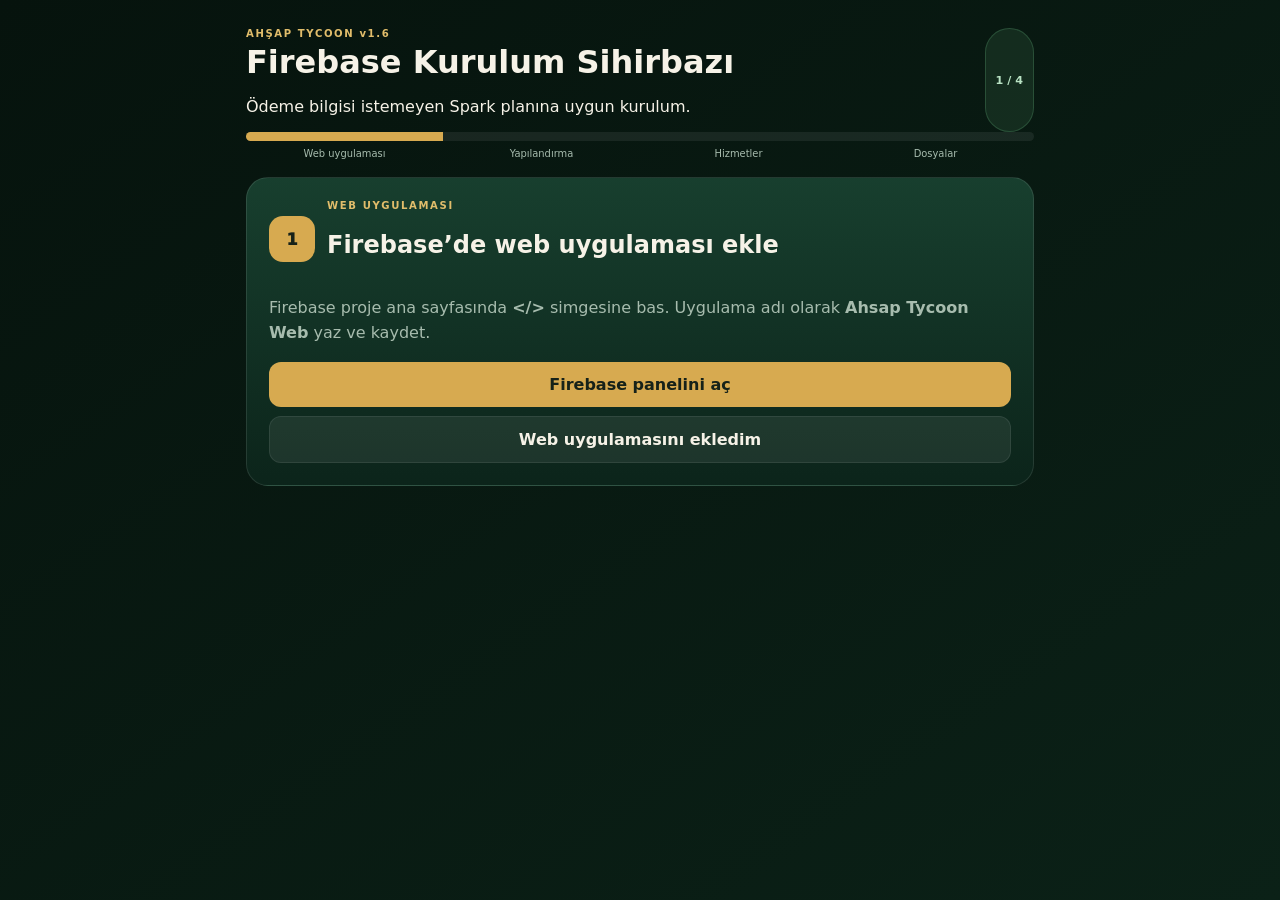
<file: setup.html>
<!doctype html>
<html lang="tr">
<head>
  <meta charset="utf-8" />
  <meta name="viewport" content="width=device-width, initial-scale=1" />
  <title>Firebase Kurulum Sihirbazı</title>
  <link rel="stylesheet" href="style.css" />
  <link rel="stylesheet" href="auth.css" />
  <link rel="stylesheet" href="setup.css" />
</head>
<body class="setup-body">
  <main class="setup-shell">
    <header class="setup-header">
      <div><span class="kicker">AHŞAP TYCOON v1.6</span><h1>Firebase Kurulum Sihirbazı</h1><p>Ödeme bilgisi istemeyen Spark planına uygun kurulum.</p></div>
      <span id="setupStateBadge" class="status-pill">1 / 4</span>
    </header>

    <section class="setup-progress">
      <div class="setup-progress-bar"><span id="setupProgressFill"></span></div>
      <div class="setup-step-labels"><span>Web uygulaması</span><span>Yapılandırma</span><span>Hizmetler</span><span>Dosyalar</span></div>
    </section>

    <section class="setup-card active" data-step="1">
      <div class="setup-card-heading"><div class="setup-number">1</div><div><span class="kicker">WEB UYGULAMASI</span><h2>Firebase’de web uygulaması ekle</h2></div></div>
      <p class="setup-copy">Firebase proje ana sayfasında <strong>&lt;/&gt;</strong> simgesine bas. Uygulama adı olarak <strong>Ahsap Tycoon Web</strong> yaz ve kaydet.</p>
      <div class="setup-actions">
        <a class="auth-primary-button link-button" target="_blank" href="https://console.firebase.google.com/">Firebase panelini aç</a>
        <button class="auth-secondary-button next-step">Web uygulamasını ekledim</button>
      </div>
    </section>

    <section class="setup-card" data-step="2">
      <div class="setup-card-heading"><div class="setup-number">2</div><div><span class="kicker">YAPILANDIRMA</span><h2>Firebase kodunu yapıştır</h2></div></div>
      <p class="setup-copy">Firebase’in gösterdiği <strong>firebaseConfig</strong> bölümünün tamamını aşağıya yapıştır.</p>
      <label class="setup-field"><span>Firebase yapılandırma kodu</span><textarea id="firebaseConfigInput" rows="12" placeholder='const firebaseConfig = { apiKey: "...", authDomain: "...", projectId: "..." };'></textarea></label>
      <label class="setup-field"><span>Yönetici e-posta adresin</span><input id="adminEmailInput" type="email" placeholder="senin@email.com" /></label>
      <div id="setupMessage" class="auth-message"></div>
      <div class="setup-actions split"><button class="auth-secondary-button previous-step">Geri</button><button id="parseConfigBtn" class="auth-primary-button">Bilgileri kontrol et</button></div>
    </section>

    <section class="setup-card" data-step="3">
      <div class="setup-card-heading"><div class="setup-number">3</div><div><span class="kicker">HİZMETLER</span><h2>İki hizmeti aç</h2></div></div>
      <div class="simple-task"><strong>Authentication</strong><span>Build → Authentication → Get started → Email/Password → Etkinleştir</span></div>
      <div class="simple-task"><strong>Firestore Database</strong><span>Build → Firestore Database → Create database → Standard → Production mode</span></div>
      <label class="setup-check"><input id="servicesCheck" type="checkbox" /><span>İki hizmeti de açtım</span></label>
      <div class="setup-actions split"><button class="auth-secondary-button previous-step">Geri</button><button id="servicesNextBtn" class="auth-primary-button">Devam et</button></div>
    </section>

    <section class="setup-card" data-step="4">
      <div class="setup-card-heading"><div class="setup-number">4</div><div><span class="kicker">HAZIR DOSYALAR</span><h2>İki dosyayı indir</h2></div></div>
      <p class="setup-copy">İlk dosyayı GitHub’a yükle. İkinci dosyanın içeriğini Firestore → Rules bölümüne yapıştırıp Publish düğmesine bas.</p>
      <div class="setup-actions">
        <button id="downloadConfigBtn" class="auth-primary-button">firebase-config.js indir</button>
        <button id="downloadRulesBtn" class="auth-secondary-button">firestore.rules indir</button>
        <a class="auth-secondary-button link-button" href="index.html">Giriş ekranına dön</a>
      </div>
    </section>
  </main>
  <script src="setup.js"></script>
</body>
</html>
</file>
<file: style.css>
*{box-sizing:border-box} :root{--bg:#07150f;--panel:#123326;--panel2:#173e2e;--line:rgba(255,255,255,.09);--text:#f6f2e7;--muted:#a7bcae;--gold:#d7aa50;--green:#66b77e;--shadow:0 24px 70px rgba(0,0,0,.34)}
body{margin:0;min-height:100vh;font-family:Inter,system-ui,-apple-system,"Segoe UI",sans-serif;color:var(--text);background:radial-gradient(circle at 15% 0,rgba(89,151,105,.22),transparent 30rem),linear-gradient(145deg,#06130d,#0b2117 60%,#06110c)}
button{font:inherit}.topbar{min-height:88px;padding:14px 20px;display:grid;grid-template-columns:auto 1fr auto;gap:18px;align-items:center;background:rgba(4,16,11,.9);border-bottom:1px solid var(--line);position:sticky;top:0;z-index:50;backdrop-filter:blur(18px)}
.brand{display:flex;align-items:center;gap:11px}.brand-logo{width:48px;height:48px}.brand h1,.section-title h2,.card-heading h3{margin:0}.brand h1{font-size:1.45rem}.kicker{display:block;color:#e1bd6b;font-size:.63rem;font-weight:900;letter-spacing:.16em;margin-bottom:4px}
.resource-bar{display:grid;grid-template-columns:repeat(4,minmax(120px,1fr));gap:8px;max-width:760px;width:100%;justify-self:center}.resource{display:flex;align-items:center;gap:9px;padding:9px 11px;border:1px solid var(--line);border-radius:13px;background:rgba(255,255,255,.04)}.resource small{display:block;color:var(--muted);font-size:.66rem}.resource strong{font-size:.93rem}.resource-icon{width:30px;height:30px;position:relative;display:inline-block;flex:0 0 auto}
.coin-icon{border-radius:50%;background:#e8bf58;box-shadow:inset 0 0 0 5px #bf8f2c}.coin-icon:after{content:"₺";position:absolute;inset:0;display:grid;place-items:center;color:#614816;font-weight:900}
.log-icon{border-radius:15px;background:#855126;border:5px solid #9d6533}.log-icon:after{content:"";position:absolute;inset:5px;border:2px solid #d39a5f;border-radius:50%}.plank-icon{background:linear-gradient(#b77d3d 0 28%,transparent 28% 36%,#a96e34 36% 64%,transparent 64% 72%,#c28b49 72%);border-radius:4px}.worker-icon:before{content:"";position:absolute;left:8px;top:2px;width:14px;height:14px;border-radius:50%;background:#e6b98c}.worker-icon:after{content:"";position:absolute;left:5px;bottom:1px;width:20px;height:15px;border-radius:7px 7px 3px 3px;background:#d4a443}
.reset-button{border:1px solid var(--line);background:rgba(255,255,255,.04);color:var(--text);border-radius:12px;padding:10px 13px;cursor:pointer}.layout{max-width:1500px;margin:0 auto;padding:16px;display:grid;grid-template-columns:minmax(0,1.6fr) minmax(320px,.68fr);gap:15px}.map-card,.management-card,.event-card{background:linear-gradient(180deg,rgba(22,60,44,.97),rgba(13,38,28,.97));border:1px solid var(--line);border-radius:20px;box-shadow:var(--shadow)}.map-card{padding:15px}.section-title,.card-heading{display:flex;justify-content:space-between;align-items:center;gap:12px;margin-bottom:13px}.mode-wrap{text-align:right;display:grid;justify-items:end;gap:5px}.muted{color:var(--muted);font-size:.73rem}.status-pill{display:inline-flex;align-items:center;justify-content:center;padding:5px 10px;min-height:27px;border-radius:999px;background:rgba(105,185,128,.12);border:1px solid rgba(105,185,128,.25);color:#b9e3c4;font-size:.7rem;font-weight:900}.gold-pill{background:rgba(215,170,80,.13);border-color:rgba(215,170,80,.28);color:#f5daa0}
.game-map{position:relative;min-height:650px;border-radius:17px;overflow:hidden;border:1px solid rgba(255,255,255,.08);background:#356c45}.terrain{position:absolute;inset:0;width:100%;height:100%}.field-grid{position:absolute;left:3%;top:7%;width:58%;display:grid;grid-template-columns:repeat(4,minmax(68px,1fr));gap:8px;z-index:7}.plot{position:relative;min-height:98px;border-radius:12px;border:1px solid rgba(255,255,255,.14);cursor:pointer;overflow:hidden;background:linear-gradient(145deg,rgba(255,255,255,.05),transparent 45%),#6c4c2b;box-shadow:0 12px 24px rgba(0,0,0,.2);transition:.15s}.plot:hover{transform:translateY(-4px);filter:brightness(1.06)}.plot-content{position:absolute;inset:0;display:grid;place-content:center;text-align:center}.plot-label{margin-top:6px;font-size:.6rem;font-weight:900}.tree-svg{width:58px;height:58px;filter:drop-shadow(0 7px 7px rgba(0,0,0,.25));animation:sway 3s ease-in-out infinite}.plot-progress{position:absolute;left:8px;right:8px;bottom:7px;height:5px;border-radius:999px;background:rgba(0,0,0,.35);overflow:hidden}.plot-progress span{display:block;height:100%;background:#e0b55c}.plot.ready{background:#245037}.plot.growing{background:#3c633e}.plot.seedling{background:#5b5a34}
.building{position:absolute;z-index:9}.building svg{width:100%;height:auto;filter:drop-shadow(0 16px 16px rgba(0,0,0,.32))}.lodging-building{right:4%;top:5%;width:190px}.warehouse-building{right:5%;bottom:16%;width:205px}.factory-building{right:4%;top:35%;width:235px}.building-caption{margin-top:-8px;padding:7px 9px;border-radius:10px;background:rgba(5,18,12,.82);border:1px solid rgba(255,255,255,.1);display:grid}.building-caption strong{font-size:.72rem}.building-caption span{font-size:.62rem;color:var(--muted)}
.smoke{position:absolute;width:22px;height:22px;border-radius:50%;background:rgba(230,235,232,.38);top:2px;right:43px;animation:smoke 3s ease-out infinite}.smoke-2{animation-delay:1s}.smoke-3{animation-delay:2s}
.worker-route{position:absolute;inset:0;z-index:10;pointer-events:none}.worker-sprite{position:absolute;width:18px;height:34px;animation:workerWalk 11s linear infinite}.worker-b{animation-delay:5.5s}.worker-sprite .head{position:absolute;left:5px;top:0;width:9px;height:9px;border-radius:50%;background:#e8b889}.worker-sprite .body{position:absolute;left:3px;top:9px;width:13px;height:14px;border-radius:5px;background:#e1a83f}.worker-sprite .legs{position:absolute;left:4px;top:22px;width:11px;height:12px;border-left:4px solid #2d3431;border-right:4px solid #2d3431}
.log-conveyor{position:absolute;left:63%;top:51%;width:18%;height:30px;z-index:8}.conveyor-belt{position:absolute;inset:12px 0 0;border-radius:6px;background:repeating-linear-gradient(90deg,#3c4241 0 12px,#626a68 12px 20px)}.moving-log{position:absolute;width:36px;height:14px;border-radius:7px;background:#8b5428;border:3px solid #a86a34;animation:logMove 5s linear infinite}.log-b{animation-delay:2.5s}
.truck-scene{position:absolute;left:0;right:0;bottom:17px;height:52px;z-index:12;overflow:hidden}.truck-body{position:absolute;width:112px;height:40px;animation:truckDrive 10s linear infinite}.truck-cab{position:absolute;left:0;top:10px;width:38px;height:26px;border-radius:7px 4px 3px 3px;background:#d69b3f}.truck-box{position:absolute;left:34px;top:2px;width:72px;height:34px;border-radius:4px;background:#456b5a}.wheel{position:absolute;bottom:-3px;width:17px;height:17px;border-radius:50%;background:#202421;border:4px solid #747a76}.w1{left:16px}.w2{right:13px}
.forest-controls{display:grid;grid-template-columns:1fr 1fr;gap:10px;margin-top:12px}.control-button{min-height:66px;border:0;border-radius:14px;display:flex;align-items:center;gap:11px;text-align:left;padding:10px 13px;color:#102118;cursor:pointer}.control-button.manual{background:linear-gradient(145deg,#f0d283,#d8a94e)}.control-button.auto{background:linear-gradient(145deg,#9ad1a8,#64b77c)}.control-button strong,.control-button small{display:block}.control-button small{margin-top:3px;opacity:.68;font-size:.65rem}.button-art{width:40px;height:40px;position:relative;flex:0 0 auto}.axe-art:before{content:"";position:absolute;left:18px;top:4px;width:6px;height:33px;background:#704728;rotate:35deg;border-radius:3px}.axe-art:after{content:"";position:absolute;left:8px;top:4px;width:23px;height:12px;background:#d9e0df;clip-path:polygon(0 0,100% 20%,77% 100%,0 75%)}.gear-art{border:6px dotted #19472d;border-radius:50%}.gear-art:after{content:"";position:absolute;inset:8px;border-radius:50%;background:#19472d}.message-box{margin-top:10px;padding:10px 12px;border-radius:12px;background:rgba(255,255,255,.045);border:1px solid rgba(255,255,255,.07);font-size:.75rem;color:var(--muted)}
.side-panel{display:grid;gap:13px;align-content:start}.management-card{padding:14px}.machine-visual{height:92px;position:relative;border-radius:13px;background:rgba(255,255,255,.04);overflow:hidden;margin-bottom:10px}.machine-log{position:absolute;left:12px;top:40px;width:55px;height:18px;border-radius:10px;background:#865127;border:4px solid #a46732;animation:machineLog 4s linear infinite}.saw-wheel{position:absolute;left:50%;top:21px;width:50px;height:50px;border-radius:50%;border:8px dotted #c8d1d0;translate:-50% 0;animation:spin 1.5s linear infinite}.machine-planks{position:absolute;right:12px;top:28px;display:grid;gap:5px}.machine-planks i{display:block;width:48px;height:10px;border-radius:3px;background:#b8793d}.mini-stats{display:grid;grid-template-columns:1fr 1fr;gap:8px;margin-bottom:9px}.mini-stats>div{padding:8px 9px;border-radius:10px;background:rgba(255,255,255,.04)}.mini-stats small{display:block;color:var(--muted);font-size:.65rem}.progress-track{height:9px;border-radius:999px;background:rgba(0,0,0,.3);overflow:hidden}.progress-fill{height:100%;width:0;background:linear-gradient(90deg,#d6aa51,#f2d58e)}.status-line{margin:7px 0 10px}.button-grid{display:grid;grid-template-columns:1fr 1fr;gap:7px}.solid-button{border:0;border-radius:11px;padding:9px 10px;font-weight:900;cursor:pointer}.solid-button.gold{background:#d8aa50;color:#182219}.solid-button.green{background:#65b77d;color:#102016}.wide{width:100%}.worker-stats{display:grid;grid-template-columns:repeat(3,1fr);gap:7px;margin-bottom:9px}.worker-stats>div{padding:8px;border-radius:10px;background:rgba(255,255,255,.04);text-align:center}.worker-stats small{display:block;color:var(--muted);font-size:.61rem}.worker-dot{display:block;width:9px;height:9px;border-radius:50%;margin:0 auto 4px}.field-dot{background:#7dc98d}.factory-dot{background:#d9ac57}.idle-dot{background:#89988f}.sale-visual{height:78px;border-radius:12px;background:rgba(255,255,255,.04);display:flex;align-items:center;justify-content:center;gap:20px;margin-bottom:10px}.plank-stack{width:55px;height:36px;background:linear-gradient(#b8793d 0 27%,transparent 27% 36%,#a96f36 36% 63%,transparent 63% 72%,#c58d4d 72%);border-radius:4px}.sale-arrow{font-size:1.5rem;color:#d8aa50}.coin-stack{width:42px;height:42px;border-radius:50%;background:#e0b457;box-shadow:inset 0 0 0 7px #bb8a2d;position:relative}.coin-stack:after{content:"₺";position:absolute;inset:0;display:grid;place-items:center;color:#5c4214;font-weight:900}.event-card{grid-column:1/-1;padding:14px}.event-log{display:grid;grid-template-columns:repeat(2,minmax(0,1fr));gap:7px;max-height:170px;overflow:auto}.log-entry{padding:8px 9px;border-radius:10px;background:rgba(255,255,255,.035);display:flex;gap:8px;font-size:.72rem;color:var(--muted)}.log-entry time{color:#dfb660}.toast{position:fixed;left:50%;bottom:22px;translate:-50% 18px;opacity:0;padding:10px 15px;border-radius:999px;background:#f5ecd0;color:#152018;font-weight:900;transition:.2s;z-index:60}.toast.show{opacity:1;translate:-50% 0}
@keyframes sway{0%,100%{rotate:-2deg}50%{rotate:2deg}}@keyframes spin{to{rotate:360deg}}@keyframes smoke{0%{transform:translate(0,0) scale(.7);opacity:.1}50%{opacity:.4}100%{transform:translate(30px,-48px) scale(1.5);opacity:0}}@keyframes workerWalk{0%{left:8%;top:62%}35%{left:50%;top:58%}65%{left:71%;top:43%}100%{left:8%;top:62%}}@keyframes logMove{0%{left:0}100%{left:calc(100% - 36px)}}@keyframes truckDrive{0%{left:-130px}100%{left:calc(100% + 20px)}}@keyframes machineLog{0%{left:12px}55%{left:44%}100%{left:44%;opacity:.2}}
@media(max-width:1100px){.topbar{grid-template-columns:1fr auto}.resource-bar{grid-column:1/-1;grid-row:2;max-width:none}.layout{grid-template-columns:1fr}.side-panel{grid-template-columns:repeat(3,1fr)}.event-card{grid-column:auto}}@media(max-width:760px){.topbar,.layout{padding:10px}.resource-bar{grid-template-columns:1fr 1fr}.game-map{min-height:760px}.field-grid{left:3%;top:5%;width:94%}.lodging-building{left:4%;right:auto;top:58%;width:160px}.factory-building{right:3%;top:56%;width:195px}.warehouse-building{left:50%;right:auto;transform:translateX(-50%);bottom:13%;width:180px}.side-panel{grid-template-columns:1fr}.forest-controls{grid-template-columns:1fr}.event-log{grid-template-columns:1fr}}@media(max-width:520px){.brand-logo{width:42px;height:42px}.resource{padding:8px}.game-map{min-height:720px}.field-grid{grid-template-columns:repeat(4,minmax(54px,1fr));gap:5px}.plot{min-height:72px}.tree-svg{width:42px;height:42px}.plot-label{font-size:.51rem}.building-caption{padding:5px 7px}.button-grid{grid-template-columns:1fr}}


/* v0.5: Hareketler JavaScript tarafından yönetilir. */
.worker-sprite,
.moving-log,
.truck-body,
.saw-wheel,
.smoke {
  animation: none !important;
  will-change: transform, left, top, opacity;
}

.worker-sprite {
  transition: none !important;
}

.motion-debug {
  position: absolute;
  left: 14px;
  bottom: 76px;
  z-index: 20;
  padding: 6px 9px;
  border-radius: 9px;
  background: rgba(5,18,12,.72);
  border: 1px solid rgba(255,255,255,.1);
  font-size: .62rem;
  color: #cbe8d2;
  pointer-events: none;
}


.plot.harvested {
  background:
    linear-gradient(145deg, rgba(255,255,255,.05), transparent 45%),
    #6f5834;
  box-shadow: 0 0 0 2px rgba(213,168,79,.2), 0 12px 24px rgba(0,0,0,.2);
}

.plot.harvested .tree-svg {
  animation: logPulse 1.1s ease-in-out infinite;
}

@keyframes logPulse {
  0%, 100% { transform: translateY(0) scale(1); }
  50% { transform: translateY(-3px) scale(1.03); }
}


/* v0.7 - Görev odaklı işçi ve forklift animasyonları */

.plot {
  overflow: visible;
}

.plot-action {
  position: absolute;
  left: 50%;
  top: 6px;
  translate: -50% 0;
  z-index: 6;
  min-width: 78%;
  padding: 4px 7px;
  border-radius: 999px;
  background: rgba(5, 20, 13, .88);
  border: 1px solid rgba(255,255,255,.16);
  color: #f6e8b7;
  font-size: .52rem;
  font-weight: 900;
  text-align: center;
  pointer-events: none;
  animation: actionPulse .8s ease-in-out infinite;
}

.plot.working {
  box-shadow:
    0 0 0 3px rgba(244, 206, 111, .36),
    0 0 28px rgba(244, 206, 111, .28),
    0 12px 24px rgba(0,0,0,.2);
}

.plot.working::after {
  content: "";
  position: absolute;
  inset: -6px;
  border-radius: 16px;
  border: 2px dashed rgba(255, 226, 146, .78);
  animation: workRing 1.15s linear infinite;
  pointer-events: none;
}

.worker-sprite {
  z-index: 30 !important;
  filter: drop-shadow(0 5px 5px rgba(0,0,0,.36));
}

.worker-sprite.active-worker .body {
  background: #f2bd42;
  box-shadow: 0 0 14px rgba(242,189,66,.42);
}

.forklift-scene {
  position: absolute;
  inset: 0;
  z-index: 26;
  pointer-events: none;
  overflow: visible;
}

.forklift {
  position: absolute;
  left: 78%;
  top: 51%;
  width: 62px;
  height: 42px;
  transform-origin: center;
  filter: drop-shadow(0 7px 6px rgba(0,0,0,.35));
  will-change: left, top, transform;
  opacity: 0;
}

.forklift-cab {
  position: absolute;
  left: 18px;
  top: 7px;
  width: 30px;
  height: 25px;
  border-radius: 5px 7px 3px 3px;
  background: #e0ad37;
  border: 3px solid #ae7920;
}

.forklift-cab::after {
  content: "";
  position: absolute;
  left: 5px;
  top: 3px;
  width: 14px;
  height: 9px;
  border-radius: 2px;
  background: #7bb0b7;
}

.forklift-mast {
  position: absolute;
  left: 7px;
  top: 2px;
  width: 6px;
  height: 31px;
  background: #383e3b;
}

.forklift-forks {
  position: absolute;
  left: -5px;
  top: 29px;
  width: 28px;
  height: 4px;
  background: #373c39;
  box-shadow: 0 7px 0 #373c39;
}

.forklift-load {
  position: absolute;
  left: -3px;
  top: 12px;
  width: 25px;
  height: 18px;
  opacity: 0;
}

.forklift-load::before,
.forklift-load::after {
  content: "";
  position: absolute;
  left: 0;
  width: 25px;
  height: 8px;
  border-radius: 5px;
  background: #8f582d;
  border: 2px solid #b3723b;
}

.forklift-load::before { top: 0; }
.forklift-load::after { top: 8px; }

.forklift.carrying .forklift-load {
  opacity: 1;
}

.fork-wheel {
  position: absolute;
  bottom: 0;
  width: 14px;
  height: 14px;
  border-radius: 50%;
  background: #202421;
  border: 3px solid #717874;
}

.fw1 { left: 15px; }
.fw2 { right: 5px; }

.forklift.active {
  opacity: 1;
}

@keyframes actionPulse {
  0%, 100% { transform: scale(1); opacity: .92; }
  50% { transform: scale(1.04); opacity: 1; }
}

@keyframes workRing {
  to { rotate: 360deg; }
}


/* v0.8 - İşçiler sadece orman sınırları içinde çalışır */

.forest-zone-label {
  position: absolute;
  left: 4%;
  top: 2%;
  z-index: 8;
  padding: 5px 9px;
  border-radius: 999px;
  background: rgba(22, 65, 38, .88);
  border: 1px solid rgba(158, 220, 167, .28);
  color: #d5efda;
  font-size: .56rem;
  font-weight: 900;
  letter-spacing: .12em;
  pointer-events: none;
}

.field-grid::before {
  content: "";
  position: absolute;
  inset: -10px;
  border: 2px dashed rgba(173, 229, 180, .33);
  border-radius: 18px;
  pointer-events: none;
}

.worker-route {
  position: absolute;
  left: 3%;
  top: 6%;
  width: 58%;
  height: 48%;
  z-index: 24;
  pointer-events: none;
  overflow: visible;
}

.worker-sprite {
  position: absolute;
  left: 5%;
  top: 88%;
}

.forklift-route-label {
  position: absolute;
  right: 4%;
  top: 29%;
  z-index: 20;
  padding: 5px 9px;
  border-radius: 999px;
  background: rgba(92, 68, 20, .86);
  border: 1px solid rgba(243, 205, 112, .27);
  color: #f6dd9c;
  font-size: .55rem;
  font-weight: 900;
  letter-spacing: .11em;
  pointer-events: none;
}

.forklift {
  transform-origin: center center;
}

.forklift.carrying .forklift-load {
  opacity: 1;
  animation: loadBounce .55s ease-in-out infinite alternate;
}

@keyframes loadBounce {
  from { transform: translateY(0); }
  to { transform: translateY(-2px); }
}

@media (max-width: 760px) {
  .worker-route {
    left: 3%;
    top: 5%;
    width: 94%;
    height: 39%;
  }

  .forklift-route-label {
    right: 3%;
    top: 53%;
  }
}


/* v0.9 - Güncelleme bilgi ekranı */

.update-modal {
  position: fixed;
  inset: 0;
  z-index: 100;
  display: none;
  place-items: center;
  padding: 18px;
}

.update-modal.open {
  display: grid;
}

.update-backdrop {
  position: absolute;
  inset: 0;
  background: rgba(2, 10, 7, .82);
  backdrop-filter: blur(8px);
}

.update-dialog {
  position: relative;
  width: min(760px, 100%);
  max-height: min(88vh, 820px);
  overflow: hidden;
  border-radius: 24px;
  border: 1px solid rgba(255,255,255,.12);
  background:
    linear-gradient(180deg, rgba(27, 70, 52, .99), rgba(11, 35, 25, .99));
  box-shadow: 0 35px 100px rgba(0,0,0,.52);
  animation: updateDialogIn .28s ease-out;
}

.update-header {
  padding: 22px 22px 18px;
  display: flex;
  justify-content: space-between;
  align-items: flex-start;
  gap: 16px;
  border-bottom: 1px solid rgba(255,255,255,.08);
  background:
    radial-gradient(circle at 15% 0%, rgba(121, 199, 142, .2), transparent 20rem);
}

.update-header h2 {
  margin: 0;
  font-size: clamp(1.5rem, 4vw, 2.2rem);
}

.update-header p {
  margin: 6px 0 0;
  color: var(--muted);
  font-size: .84rem;
}

.update-badge {
  padding: 8px 11px;
  border-radius: 999px;
  border: 1px solid rgba(234, 193, 101, .32);
  background: rgba(234, 193, 101, .14);
  color: #ffe2a0;
  font-size: .68rem;
  font-weight: 950;
  letter-spacing: .12em;
}

.update-list {
  padding: 16px 18px;
  overflow-y: auto;
  max-height: 58vh;
  display: grid;
  gap: 11px;
}

.update-item {
  display: grid;
  grid-template-columns: 54px 1fr;
  gap: 13px;
  align-items: center;
  padding: 13px 14px;
  border-radius: 16px;
  border: 1px solid rgba(255,255,255,.09);
  background: rgba(255,255,255,.035);
}

.update-item strong {
  display: block;
  margin-bottom: 4px;
  font-size: .92rem;
}

.update-item p {
  margin: 0;
  color: var(--muted);
  line-height: 1.48;
  font-size: .76rem;
}

.update-icon {
  width: 48px;
  height: 48px;
  border-radius: 14px;
  position: relative;
  display: grid;
  place-items: center;
  border: 1px solid rgba(255,255,255,.12);
}

/* Tarla / orman ikonu */
.forest-update {
  border-color: rgba(103, 193, 126, .26);
  background: linear-gradient(90deg, rgba(68, 137, 83, .14), rgba(255,255,255,.025));
}

.forest-update-icon {
  background: rgba(75, 151, 91, .18);
}

.forest-update-icon::before {
  content: "";
  width: 24px;
  height: 30px;
  background:
    radial-gradient(circle at 50% 18%, #69bd78 0 8px, transparent 9px),
    radial-gradient(circle at 30% 42%, #4f9f61 0 8px, transparent 9px),
    radial-gradient(circle at 70% 42%, #4b955b 0 8px, transparent 9px),
    linear-gradient(#86552d, #86552d) center bottom / 5px 15px no-repeat;
}

/* Fidan ikonu */
.seed-update {
  border-color: rgba(145, 202, 102, .25);
  background: linear-gradient(90deg, rgba(125, 173, 77, .14), rgba(255,255,255,.025));
}

.seed-update-icon {
  background: rgba(123, 173, 73, .17);
}

.seed-update-icon::before {
  content: "";
  position: absolute;
  left: 21px;
  top: 15px;
  width: 5px;
  height: 24px;
  border-radius: 3px;
  background: #8a5a31;
}

.seed-update-icon::after {
  content: "";
  position: absolute;
  left: 11px;
  top: 10px;
  width: 26px;
  height: 20px;
  background:
    radial-gradient(ellipse at 25% 50%, #76c77f 0 8px, transparent 9px),
    radial-gradient(ellipse at 75% 50%, #59ad69 0 8px, transparent 9px);
}

/* Forklift ikonu */
.forklift-update {
  border-color: rgba(225, 174, 59, .27);
  background: linear-gradient(90deg, rgba(194, 137, 30, .14), rgba(255,255,255,.025));
}

.forklift-update-icon {
  background: rgba(217, 164, 48, .17);
}

.forklift-update-icon::before {
  content: "";
  width: 29px;
  height: 20px;
  border-radius: 4px 6px 3px 3px;
  background: #dea63a;
  box-shadow:
    -10px 9px 0 -7px #292d2b,
    15px 9px 0 -7px #292d2b;
}

.forklift-update-icon::after {
  content: "";
  position: absolute;
  left: 8px;
  top: 9px;
  width: 5px;
  height: 30px;
  background: #343936;
  box-shadow: -5px 22px 0 0 #343936;
}

/* Fabrika ikonu */
.factory-update {
  border-color: rgba(130, 167, 185, .28);
  background: linear-gradient(90deg, rgba(91, 130, 151, .14), rgba(255,255,255,.025));
}

.factory-update-icon {
  background: rgba(99, 141, 161, .16);
}

.factory-update-icon::before {
  content: "";
  width: 31px;
  height: 24px;
  margin-top: 10px;
  background:
    linear-gradient(135deg, transparent 0 33%, #a8b3b7 34% 60%, transparent 61%) 0 0 / 11px 11px repeat-x,
    linear-gradient(#89979d, #89979d) left bottom / 31px 17px no-repeat;
}

.factory-update-icon::after {
  content: "";
  position: absolute;
  right: 9px;
  top: 7px;
  width: 7px;
  height: 24px;
  border-radius: 2px 2px 0 0;
  background: #596267;
}

/* Arayüz ikonu */
.interface-update {
  border-color: rgba(152, 128, 210, .28);
  background: linear-gradient(90deg, rgba(113, 91, 172, .14), rgba(255,255,255,.025));
}

.interface-update-icon {
  background: rgba(122, 98, 180, .17);
}

.interface-update-icon::before {
  content: "";
  width: 30px;
  height: 24px;
  border-radius: 4px;
  border: 3px solid #a995d9;
  box-shadow: inset 0 7px 0 rgba(169,149,217,.28);
}

.interface-update-icon::after {
  content: "";
  position: absolute;
  left: 14px;
  bottom: 9px;
  width: 20px;
  height: 3px;
  border-radius: 999px;
  background: #a995d9;
}

.update-footer {
  padding: 15px 18px 18px;
  border-top: 1px solid rgba(255,255,255,.08);
  display: flex;
  justify-content: space-between;
  align-items: center;
  gap: 13px;
}

.update-footer span {
  color: var(--muted);
  font-size: .68rem;
}

.update-close-button {
  min-width: 120px;
  border: 0;
  border-radius: 12px;
  padding: 11px 18px;
  cursor: pointer;
  font-weight: 950;
  color: #172219;
  background: linear-gradient(145deg, #f0d487, #d7a84d);
}

body.modal-open {
  overflow: hidden;
}

@keyframes updateDialogIn {
  from {
    opacity: 0;
    transform: translateY(18px) scale(.97);
  }

  to {
    opacity: 1;
    transform: translateY(0) scale(1);
  }
}

@media (max-width: 580px) {
  .update-modal {
    padding: 10px;
  }

  .update-header,
  .update-footer {
    padding-left: 15px;
    padding-right: 15px;
  }

  .update-list {
    padding: 12px;
  }

  .update-item {
    grid-template-columns: 45px 1fr;
    padding: 11px;
  }

  .update-icon {
    width: 42px;
    height: 42px;
  }

  .update-footer {
    align-items: stretch;
    flex-direction: column;
  }

  .update-close-button {
    width: 100%;
  }
}


/* v1.0 - Otomatik fabrika ve firma talepleri */

.solid-button.blue {
  background: #73a8d9;
  color: #102031;
}

.full-row {
  grid-column: 1 / -1;
}

.factory-buttons {
  grid-template-columns: 1fr 1fr;
}

.factory-queue-box {
  margin: 0 0 9px;
  padding: 9px 10px;
  display: flex;
  justify-content: space-between;
  align-items: center;
  border-radius: 10px;
  background: rgba(255,255,255,.045);
  border: 1px solid rgba(255,255,255,.07);
}

.factory-queue-box span {
  color: var(--muted);
  font-size: .67rem;
}

.factory-queue-box strong {
  font-size: .78rem;
}

.demand-help {
  margin: -2px 0 11px;
  color: var(--muted);
  font-size: .68rem;
  line-height: 1.45;
}

.company-orders {
  display: grid;
  gap: 8px;
}

.company-order {
  position: relative;
  overflow: hidden;
  padding: 10px;
  border-radius: 12px;
  border: 1px solid rgba(255,255,255,.08);
  background: rgba(255,255,255,.035);
}

.company-order.fulfilled {
  border-color: rgba(103, 193, 126, .28);
  background: rgba(72, 145, 87, .10);
}

.company-order.waiting {
  border-color: rgba(215, 170, 80, .26);
}

.company-order.expiring {
  border-color: rgba(220, 100, 79, .36);
  background: rgba(145, 54, 42, .09);
}

.company-order-header {
  display: flex;
  align-items: center;
  gap: 9px;
  margin-bottom: 8px;
}

.company-logo {
  width: 34px;
  height: 34px;
  flex: 0 0 auto;
  border-radius: 10px;
  display: grid;
  place-items: center;
  font-weight: 950;
  font-size: .66rem;
  color: #f5e8be;
  background:
    linear-gradient(145deg, rgba(215,170,80,.28), rgba(96,66,21,.42));
  border: 1px solid rgba(215,170,80,.26);
}

.company-name {
  min-width: 0;
  flex: 1;
}

.company-name strong {
  display: block;
  font-size: .75rem;
  white-space: nowrap;
  overflow: hidden;
  text-overflow: ellipsis;
}

.company-name small {
  display: block;
  color: var(--muted);
  margin-top: 2px;
  font-size: .59rem;
}

.order-amount {
  text-align: right;
}

.order-amount strong {
  display: block;
  font-size: .83rem;
  color: #f2d58e;
}

.order-amount small {
  color: var(--muted);
  font-size: .57rem;
}

.order-progress {
  height: 6px;
  border-radius: 999px;
  overflow: hidden;
  background: rgba(0,0,0,.28);
}

.order-progress span {
  display: block;
  height: 100%;
  background: linear-gradient(90deg, #d7aa50, #f3d68f);
  transition: width .25s linear;
}

.order-footer {
  display: flex;
  justify-content: space-between;
  gap: 8px;
  margin-top: 7px;
  color: var(--muted);
  font-size: .58rem;
}

.order-footer .danger {
  color: #ef9b87;
}

.order-footer .success {
  color: #9edaae;
}

@media (max-width: 520px) {
  .factory-buttons {
    grid-template-columns: 1fr;
  }

  .full-row {
    grid-column: auto;
  }
}


.product-badge {
  display: inline-flex;
  align-items: center;
  gap: 5px;
  margin-top: 4px;
  padding: 3px 7px;
  border-radius: 999px;
  font-size: .54rem;
  font-weight: 900;
  border: 1px solid rgba(255,255,255,.09);
}

.product-badge.logs {
  color: #f0c58f;
  background: rgba(139, 84, 40, .18);
  border-color: rgba(190, 124, 65, .25);
}

.product-badge.lumber {
  color: #f2d18c;
  background: rgba(187, 126, 58, .14);
  border-color: rgba(216, 169, 80, .24);
}


/* v1.3 - Forklift filosu, arazi pazarı ve lojistik merkezi */

.field-grid {
  transition: width .4s ease, transform .4s ease, gap .4s ease;
  transform-origin: left top;
}

.field-grid.expanded-1 { width: 63%; gap: 7px; transform: scale(.94); }
.field-grid.expanded-2 { width: 69%; gap: 6px; transform: scale(.87); }
.field-grid.expanded-3 { width: 75%; gap: 5px; transform: scale(.80); }
.field-grid.expanded-4 { width: 81%; gap: 4px; transform: scale(.73); }

.forklift-fleet-visual {
  min-height: 72px;
  margin-bottom: 10px;
  display: flex;
  align-items: flex-end;
  justify-content: center;
  gap: 7px;
  padding: 10px;
  border-radius: 13px;
  background: rgba(255,255,255,.04);
  border: 1px solid rgba(255,255,255,.06);
}

.mini-forklift {
  position: relative;
  width: 40px;
  height: 32px;
  opacity: .2;
  filter: grayscale(.9);
  transition: .2s ease;
}

.mini-forklift.active {
  opacity: 1;
  filter: none;
  transform: translateY(-3px);
}

.mini-forklift::before {
  content: "";
  position: absolute;
  left: 13px;
  top: 5px;
  width: 21px;
  height: 18px;
  border-radius: 4px 5px 3px 3px;
  background: #dda83d;
  border: 2px solid #a97522;
  box-shadow:
    -9px 10px 0 -6px #262b28,
    11px 10px 0 -6px #262b28;
}

.mini-forklift::after {
  content: "";
  position: absolute;
  left: 4px;
  top: 1px;
  width: 4px;
  height: 25px;
  background: #353a37;
  box-shadow:
    -5px 21px 0 #353a37,
    0 21px 0 #353a37;
}

.land-map-preview {
  min-height: 76px;
  margin-bottom: 10px;
  padding: 11px;
  display: grid;
  grid-template-columns: repeat(4, 1fr);
  gap: 7px;
  border-radius: 13px;
  background: rgba(255,255,255,.04);
  border: 1px solid rgba(255,255,255,.06);
}

.land-tile {
  min-height: 50px;
  border-radius: 8px;
  border: 1px solid rgba(255,255,255,.09);
  background:
    repeating-linear-gradient(45deg, rgba(255,255,255,.025) 0 6px, transparent 6px 12px),
    #456f42;
}

.land-tile.owned::after {
  content: "";
  display: block;
  width: 20px;
  height: 27px;
  margin: 11px auto 0;
  background:
    radial-gradient(circle at 50% 20%, #66b774 0 7px, transparent 8px),
    radial-gradient(circle at 25% 50%, #4f9e60 0 7px, transparent 8px),
    radial-gradient(circle at 75% 50%, #4b955a 0 7px, transparent 8px),
    linear-gradient(#80502c,#80502c) center bottom / 4px 13px no-repeat;
}

.land-tile.new-land {
  display: grid;
  place-items: center;
  background: rgba(215,170,80,.08);
  border: 1px dashed rgba(215,170,80,.42);
}

.land-tile.new-land::after {
  content: "+";
  color: #e3bd68;
  font-size: 1.7rem;
  font-weight: 900;
}

.logistics-visual {
  height: 70px;
  margin-bottom: 10px;
  display: flex;
  align-items: center;
  justify-content: center;
  gap: 15px;
  border-radius: 13px;
  background: rgba(255,255,255,.04);
  border: 1px solid rgba(255,255,255,.06);
}

.logistics-warehouse-icon {
  width: 44px;
  height: 35px;
  position: relative;
  background: #9c7548;
  border-radius: 3px;
}

.logistics-warehouse-icon::before {
  content: "";
  position: absolute;
  left: -5px;
  top: -15px;
  border-left: 27px solid transparent;
  border-right: 27px solid transparent;
  border-bottom: 18px solid #57422f;
}

.logistics-warehouse-icon::after {
  content: "";
  position: absolute;
  left: 12px;
  bottom: 0;
  width: 20px;
  height: 24px;
  background: #68492f;
}

.logistics-truck-icon {
  width: 53px;
  height: 28px;
  position: relative;
  background: #49735e;
  border-radius: 4px;
}

.logistics-truck-icon::before {
  content: "";
  position: absolute;
  left: -17px;
  bottom: 0;
  width: 20px;
  height: 22px;
  border-radius: 6px 2px 2px 2px;
  background: #dfa63d;
}

.logistics-truck-icon::after {
  content: "";
  position: absolute;
  left: -10px;
  right: 6px;
  bottom: -6px;
  height: 12px;
  background:
    radial-gradient(circle at 10px 6px, #242824 0 6px, transparent 7px),
    radial-gradient(circle at calc(100% - 4px) 6px, #242824 0 6px, transparent 7px);
}

.logistics-arrows {
  color: #e0b760;
  font-size: 1.5rem;
  font-weight: 900;
}

.logistics-buttons {
  display: grid;
  grid-template-columns: 1fr 1fr;
  gap: 7px;
}

.solid-button.red {
  background: #ca6c58;
  color: #fff4ec;
}

.plot.new-plot { animation: newPlotReveal .55s ease-out; }

@keyframes newPlotReveal {
  from { opacity: 0; transform: scale(.65); }
  to { opacity: 1; transform: scale(1); }
}

@media (max-width:760px) {
  .field-grid.expanded-1,
  .field-grid.expanded-2,
  .field-grid.expanded-3,
  .field-grid.expanded-4 {
    width:94%;
    transform:scale(.91);
  }
}
</file>
<file: auth.css>
.auth-body,.admin-body{margin:0;min-height:100vh;background:radial-gradient(circle at 15% 0,rgba(89,151,105,.22),transparent 30rem),linear-gradient(145deg,#06130d,#0b2117 60%,#06110c);color:var(--text)}.auth-layout{min-height:100vh;display:grid;grid-template-columns:minmax(0,1.1fr) minmax(360px,.75fr)}.auth-hero{padding:clamp(30px,6vw,80px);display:flex;flex-direction:column;justify-content:space-between;background:linear-gradient(135deg,rgba(8,29,19,.6),rgba(14,54,37,.72))}.auth-brand{display:flex;align-items:center;gap:12px}.auth-brand .brand-logo{width:58px;height:58px}.auth-brand h1{margin:0}.hero-copy{max-width:680px;margin:60px 0}.hero-copy h2{font-size:clamp(2rem,5vw,4.4rem);line-height:1.04;margin:16px 0}.hero-copy p{color:var(--muted);line-height:1.7}.auth-badge{display:inline-flex;padding:7px 11px;border-radius:999px;background:rgba(215,170,80,.13);border:1px solid rgba(215,170,80,.28);color:#f4d793;font-size:.7rem;font-weight:900}.hero-features{display:grid;grid-template-columns:repeat(3,1fr);gap:10px}.hero-features article{padding:16px;border-radius:15px;background:rgba(255,255,255,.04);border:1px solid rgba(255,255,255,.07)}.hero-features span{display:block;color:#d7aa50;font-size:.7rem;margin-bottom:8px}.auth-panel{padding:24px;display:grid;place-items:center;background:rgba(3,15,10,.48)}#authForms,.account-panel{width:min(440px,100%);padding:24px;border-radius:22px;background:linear-gradient(180deg,rgba(24,64,47,.97),rgba(12,37,27,.98));border:1px solid rgba(255,255,255,.1)}.auth-tabs{display:grid;grid-template-columns:1fr 1fr;gap:7px;margin-bottom:24px}.auth-tab{border:0;border-radius:11px;padding:11px;background:rgba(255,255,255,.05);color:var(--muted);font-weight:900}.auth-tab.active{background:#d7aa50;color:#172219}.auth-form{display:grid;gap:15px}.hidden{display:none!important}.form-heading h2{margin:0}.auth-form label span{display:block;color:var(--muted);font-size:.72rem;margin-bottom:6px}.auth-form input{width:100%;padding:13px;border-radius:11px;border:1px solid rgba(255,255,255,.1);background:rgba(2,15,9,.48);color:var(--text)}.auth-primary-button,.auth-secondary-button{display:block;width:100%;border:0;border-radius:12px;padding:13px 15px;font-weight:900;text-align:center;cursor:pointer;text-decoration:none}.auth-primary-button{background:#d7aa50;color:#162219}.auth-secondary-button{background:rgba(255,255,255,.07);color:var(--text);border:1px solid rgba(255,255,255,.08)}.auth-message{min-height:22px;margin-top:13px;color:#f0c68d;font-size:.75rem}.auth-message.error{color:#f0a08e}.auth-message.success{color:#a8dfb5}.setup-wizard-link{display:block;margin-top:10px;padding:11px;border-radius:11px;text-align:center;text-decoration:none;background:rgba(215,170,80,.12);color:#f1d48e}.account-panel{text-align:center}.account-avatar{width:76px;height:76px;margin:0 auto 15px;border-radius:22px;display:grid;place-items:center;background:#d7aa50;color:#172219;font-weight:950}.account-stats{display:grid;grid-template-columns:1fr 1fr;gap:8px;margin:20px 0}.account-stats div{padding:11px;border-radius:11px;background:rgba(255,255,255,.04)}.account-stats span{display:block;color:var(--muted);font-size:.65rem}.account-buttons{display:grid;gap:8px}.account-actions{display:flex;align-items:center;gap:8px}.current-player-name{font-size:.75rem;color:#f1d58f;font-weight:900}.account-link{padding:9px 10px;border-radius:10px;color:var(--text);text-decoration:none;background:rgba(255,255,255,.05)}.admin-header{padding:18px 24px;display:flex;justify-content:space-between;align-items:center}.admin-header nav{display:flex;gap:8px}.admin-header a,.admin-header button{padding:9px;border-radius:10px;background:rgba(255,255,255,.05);color:var(--text);border:1px solid rgba(255,255,255,.09);text-decoration:none}.admin-main{max-width:1500px;margin:auto;padding:20px}.admin-summary{display:grid;grid-template-columns:repeat(3,1fr);gap:12px}.admin-summary article,.admin-panel-card{padding:17px;border-radius:16px;background:linear-gradient(180deg,rgba(22,60,44,.97),rgba(13,38,28,.97));border:1px solid rgba(255,255,255,.08)}.admin-panel-card{margin-top:15px}.admin-panel-heading{display:flex;justify-content:space-between;align-items:center}.admin-table-wrap{overflow:auto}.admin-table{width:100%;min-width:1100px;border-collapse:collapse}.admin-table th,.admin-table td{padding:11px;border-bottom:1px solid rgba(255,255,255,.07);font-size:.72rem}.admin-table th{color:#e2bd6a}.admin-table td{color:#c6d4cb}@media(max-width:850px){.auth-layout{grid-template-columns:1fr}.hero-features{grid-template-columns:1fr}.admin-summary{grid-template-columns:1fr}}
</file>
<file: setup.css>
.setup-body{margin:0;min-height:100vh;background:linear-gradient(145deg,#06130d,#0b2117);color:var(--text)}.setup-shell{max-width:820px;margin:auto;padding:28px 16px}.setup-header{display:flex;justify-content:space-between}.setup-header h1{margin:0}.setup-progress-bar{height:9px;border-radius:999px;background:rgba(255,255,255,.07);overflow:hidden}.setup-progress-bar span{display:block;height:100%;width:25%;background:#d7aa50}.setup-step-labels{display:grid;grid-template-columns:repeat(4,1fr);font-size:.62rem;color:var(--muted);text-align:center;margin:7px 0 18px}.setup-card{display:none;padding:22px;border-radius:22px;background:linear-gradient(180deg,rgba(24,64,47,.98),rgba(12,37,27,.98));border:1px solid rgba(255,255,255,.1)}.setup-card.active{display:block}.setup-card-heading{display:flex;gap:12px;align-items:center}.setup-number{width:46px;height:46px;border-radius:14px;display:grid;place-items:center;background:#d7aa50;color:#172219;font-weight:950}.setup-copy{color:var(--muted);line-height:1.6}.setup-actions{display:grid;gap:9px;margin-top:16px}.setup-actions.split{grid-template-columns:1fr 1fr}.setup-field{display:block;margin:14px 0}.setup-field span{display:block;color:var(--muted);font-size:.72rem}.setup-field input,.setup-field textarea{width:100%;padding:12px;border-radius:10px;background:rgba(2,15,9,.48);border:1px solid rgba(255,255,255,.1);color:var(--text)}.simple-task{padding:14px;border-radius:12px;background:rgba(255,255,255,.04);margin:10px 0}.simple-task strong,.simple-task span{display:block}.simple-task span{color:var(--muted);font-size:.75rem;margin-top:5px}.setup-check{display:flex;gap:8px;margin-top:15px}@media(max-width:600px){.setup-actions.split{grid-template-columns:1fr}}
</file>
